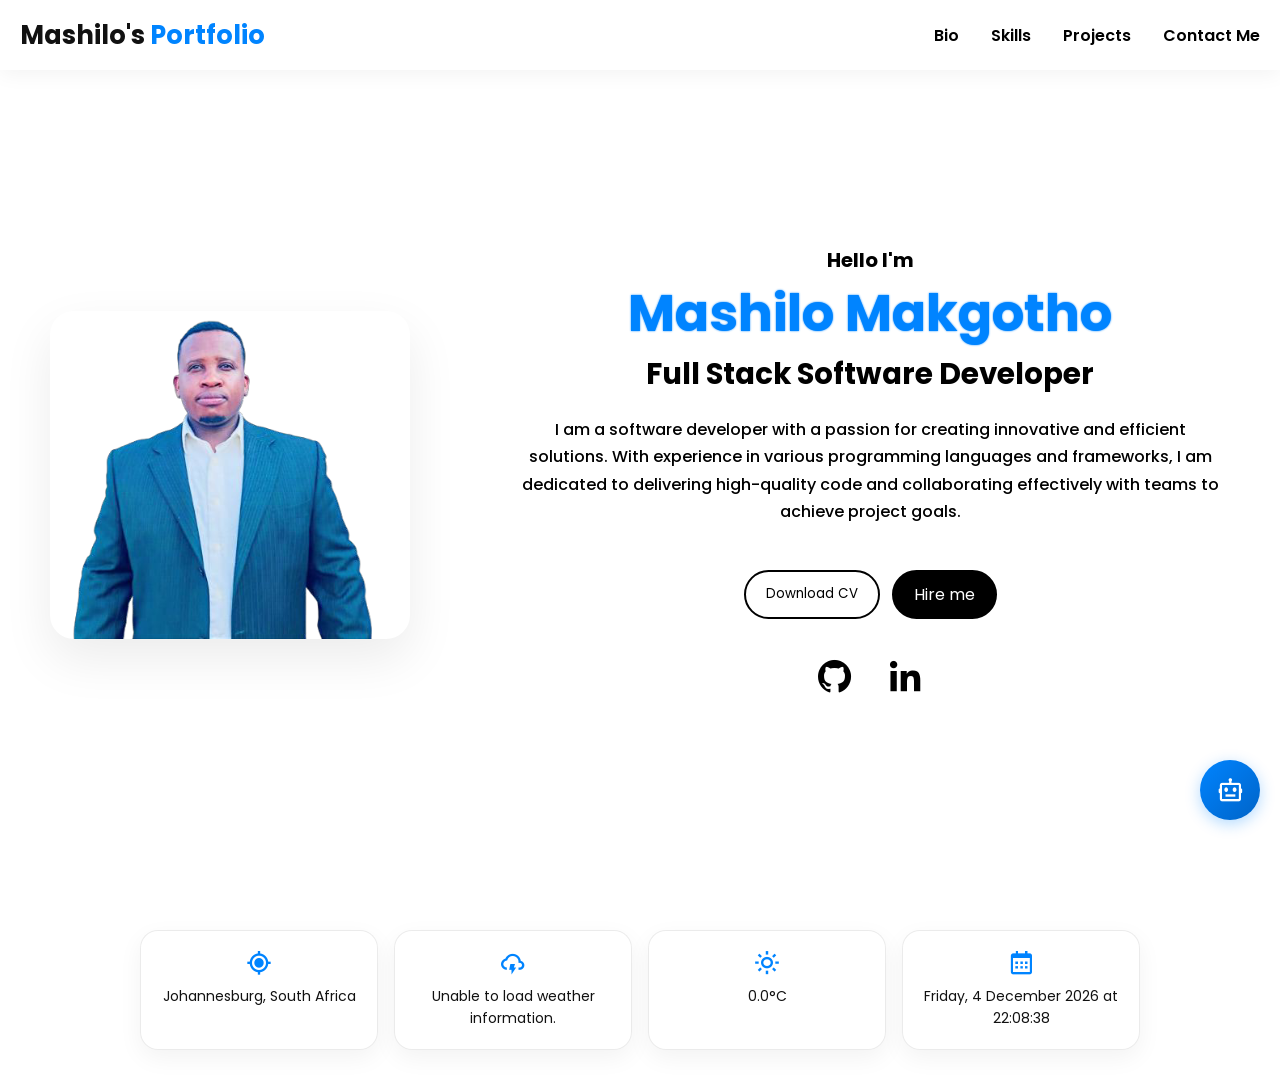
<file: index.html>
<!DOCTYPE html>
<html lang="en">
<head>
    <meta charset="UTF-8">
    <meta name="viewport" content="width=device-width, initial-scale=1.0">
    <title>Mashilo's Portfolio Website</title>
    <link rel="stylesheet" href="style.css">
    <link rel="stylesheet" href="https://unpkg.com/aos@next/dist/aos.css" />
    <!-- Boxicons CSS -->
    <link href='https://unpkg.com/boxicons@2.1.4/css/boxicons.min.css' rel='stylesheet'>
</head>
<body>
    <nav>
        <div class="logo">
            <h2 data-aos="zoom-in" data-aos-duration="1200">Mashilo's <span> Portfolio</span></h2>
        </div>
        <button class="menu-toggle" type="button" aria-label="Toggle navigation" aria-expanded="false">
            <i class="bx bx-menu"></i>
        </button>
        <div class="link">
            <ul>
                <li data-aos="fade-up" data-aos-duration="1200" data-aos-delay="200"><a href="index.html#bio">Bio</a></li>
                <!--<li data-aos="fade-up" data-aos-duration="1200" data-aos-delay="400"><a href="about.html">About Me</a></li>-->
                <li data-aos="fade-up" data-aos-duration="1200" data-aos-delay="600"><a href="skills.html">Skills</a></li>
                <li data-aos="fade-up" data-aos-duration="1200" data-aos-delay="800"><a href="projects.html">Projects</a></li>
                <li data-aos="fade-up" data-aos-duration="1200" data-aos-delay="1000"><a href="contact.html">Contact Me</a></li>
            </ul>
        </div>
    </nav>
    <section class="bio" id="bio">
        <div class="img-term" data-aos="zoom-out-right" data-aos-duration="2500"><img class="men" src="./images/Mashilo1.PNG" alt="image"></div>
        <div class="main-detail">
            <p data-aos="fade-left" data-aos-duration="1200" data-aos-delay="1200">Hello I'm</p>
            <h1 data-aos="fade-right" data-aos-duration="1200" data-aos-delay="1400">Mashilo Makgotho</h1>
            <h4 data-aos="fade-in" data-aos-duration="1200" data-aos-delay="1600">Full Stack Software Developer</h4>
            <h5 data-aos="fade-in" data-aos-duration="1200" data-aos-delay="1700">I am a software developer with a passion for creating
                 innovative and efficient solutions. With experience in various programming languages and frameworks, I am dedicated to 
                 delivering high-quality code and collaborating effectively with teams to achieve project goals.</h5> 
            <br>
            <div class="btn">
                <button id="downloadCv" class="btn-1" data-aos="zoom-in-right" data-aos-duration="1200" data-aos-delay="1800">Download CV</button>
                <a class="btn-2" href="https://wa.me/27723578441" target="_blank" rel="noopener noreferrer" data-aos="zoom-in-left" data-aos-duration="1200" data-aos-delay="1800">Hire me</a>
            </div>

            <div class="social">
                <a href="https://github.com/MashiloMJ" target="_blank">
                    <i class="bx bxl-github" data-aos="zoom-in" data-aos-duration="1200" data-aos-delay="2000"></i>
                </a>
                <!--<i class="bx bxl-instagram" data-aos="zoom-in" data-aos-duration="1200" data-aos-delay="2100"><a href="https://www.instagram.com/mashilo_makgotho" target="_blank"></a></i>
                <i class="bx bxl-facebook" data-aos="zoom-in" data-aos-duration="1200" data-aos-delay="2200"><a href="https://www.facebook.com/mashilo.makgotho" target="_blank"></a></i>-->
                <a href="https://www.linkedin.com/in/mashilo-makgotho-141554a0/" target="_blank">
                    <i class="bx bxl-linkedin" data-aos="zoom-in" data-aos-duration="1200" data-aos-delay="2300"></i>
                </a>
            </div>
        </div>
    </section>

    <footer class="site-footer">
        <div class="weather-blocks">
            <div class="weather-block" >
                <i class="bx bx-current-location"></i>
                <p id="weatherLocation">Detecting your location...</p>
            </div>
            <div class="weather-block" >
                <i class="bx bx-cloud-lightning"></i>
                <p id="weatherDescription"></p>
            </div>
            <div class="weather-block" >
                <i class="bx bx-sun"></i>
                <p id="weatherTemp"></p>
            </div>
            <div class="weather-block" >
                <i class="bx bx-calendar"></i>
                <p id="weatherDate"></p>
            </div>
        </div>
    </footer>
    <script src="https://unpkg.com/aos@next/dist/aos.js"></script>
    <script>
      AOS.init({offset:0});
    </script>

    <script>
        document.addEventListener('DOMContentLoaded', () => {
            // Scroll buttons functionality
            const scrollButtons = document.getElementById('scroll-buttons');
            const scrollUp = document.getElementById('scroll-up');
            const scrollDown = document.getElementById('scroll-down');

            if (!scrollButtons || !scrollUp || !scrollDown) return;

            function toggleScrollButtons() {
                const scrollTop = window.pageYOffset || document.documentElement.scrollTop;
                const windowHeight = window.innerHeight;
                const documentHeight = document.documentElement.scrollHeight;

                if (scrollTop > 100) {
                    scrollButtons.classList.add('show');
                } else {
                    scrollButtons.classList.remove('show');
                }

                // Hide down button if at bottom
                if (scrollTop + windowHeight >= documentHeight - 100) {
                    scrollDown.style.opacity = '0.5';
                    scrollDown.style.pointerEvents = 'none';
                } else {
                    scrollDown.style.opacity = '1';
                    scrollDown.style.pointerEvents = 'auto';
                }

                // Hide up button if at top
                if (scrollTop < 100) {
                    scrollUp.style.opacity = '0.5';
                    scrollUp.style.pointerEvents = 'none';
                } else {
                    scrollUp.style.opacity = '1';
                    scrollUp.style.pointerEvents = 'auto';
                }
            }

            scrollUp.addEventListener('click', () => {
                window.scrollTo({ top: 0, behavior: 'smooth' });
            });

            scrollDown.addEventListener('click', () => {
                window.scrollTo({ top: document.body.scrollHeight, behavior: 'smooth' });
            });

            window.addEventListener('scroll', toggleScrollButtons);
            window.addEventListener('load', toggleScrollButtons);
        });
    </script>
    <div id="scroll-buttons">
        <button id="scroll-up"><i class="bx bx-chevron-up"></i></button>
        <button id="scroll-down"><i class="bx bx-chevron-down"></i></button>
    </div>
<!--Chat Bot trigger-->
    <div id="bot-trigger-small">
        <i class="bx bx-bot"></i>
    </div>

        <div class="chat-window" id="chat-window">
            <div class="chat-header">
                <span>AI Assistant</span>
                <button id="close-chat">×</button>
            </div>
            <div id="chat-messages"></div>
            <div class="chat-input-area">
                <input type="text" id="chat-input" placeholder="Type your message...">
                <button id="chat-send">Send</button>
            </div>
        </div>

    <script src="script.js"></script>
    <script src="bot.js"></script>
</body>
</html>
</file>
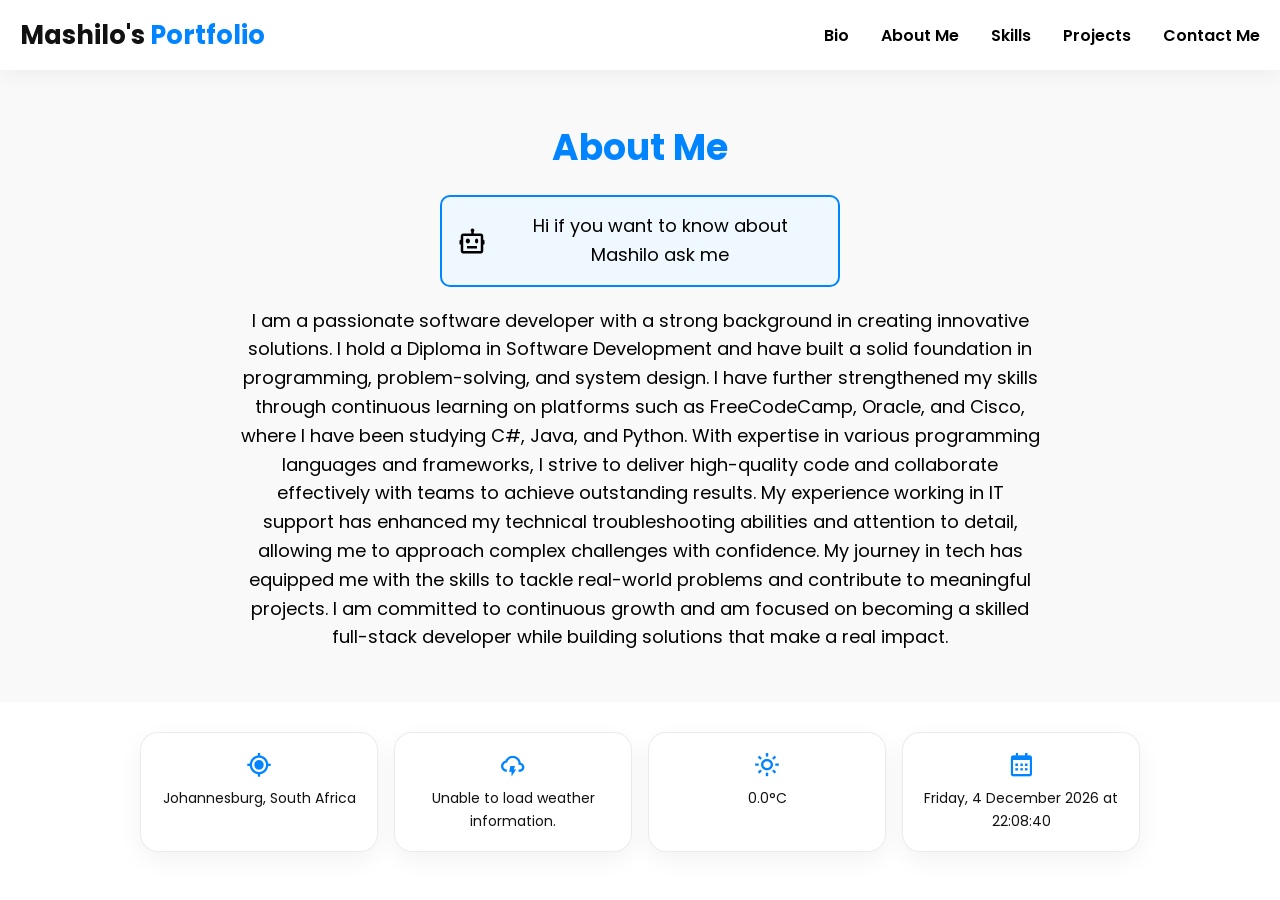
<file: about.html>
<!DOCTYPE html>
<html lang="en">
<head>
    <meta charset="UTF-8">
    <meta name="viewport" content="width=device-width, initial-scale=1.0">
    <title>About Me</title>
    <link rel="stylesheet" href="style.css">
    <link rel="stylesheet" href="https://unpkg.com/aos@next/dist/aos.css" />
    <!-- Boxicons CSS -->
    <link href='https://unpkg.com/boxicons@2.1.4/css/boxicons.min.css' rel='stylesheet'>
</head>
<body>
    <nav>
        <div class="logo">
            <h2 data-aos="zoom-in" data-aos-duration="1200">Mashilo's <span>Portfolio</span></h2>
        </div>
        <button class="menu-toggle" type="button" aria-label="Toggle navigation" aria-expanded="false">
            <i class="bx bx-menu"></i>
        </button>
        <div class="link">
            <ul>
                <li data-aos="fade-up" data-aos-duration="1200" data-aos-delay="200"><a href="index.html#bio">Bio</a></li>
                <li data-aos="fade-up" data-aos-duration="1200" data-aos-delay="400"><a href="about.html">About Me</a></li>
                <li data-aos="fade-up" data-aos-duration="1200" data-aos-delay="600"><a href="skills.html">Skills</a></li>
                <li data-aos="fade-up" data-aos-duration="1200" data-aos-delay="800"><a href="projects.html">Projects</a></li>
                <li data-aos="fade-up" data-aos-duration="1200" data-aos-delay="1000"><a href="contact.html">Contact Me</a></li>
            </ul>
        </div>
    </nav>
     <section class="about">
        <h2>About Me</h2>
        <div class="bot-trigger" id="bot-trigger">
            <i class="bx bx-bot"></i>
            <p>Hi if you want to know about Mashilo ask me</p>
        </div>
        <div class="chat-window" id="chat-window">
            <div class="chat-header">
                <span>AI Assistant</span>
                <button id="close-chat">×</button>
            </div>
            <div id="chat-messages"></div>
            <div class="chat-input-area">
                <input type="text" id="chat-input" placeholder="Type your message...">
                <button id="chat-send">Send</button>
            </div>
        </div>
        <p>I am a passionate software developer with a strong background in creating innovative solutions. I hold a Diploma in Software Development and have built a solid foundation in programming, problem-solving, and system design. I have further strengthened my skills through continuous learning on platforms such as FreeCodeCamp, Oracle, and Cisco, where I have been studying C#, Java, and Python.

With expertise in various programming languages and frameworks, I strive to deliver high-quality code and collaborate effectively with teams to achieve outstanding results. My experience working in IT support has enhanced my technical troubleshooting abilities and attention to detail, allowing me to approach complex challenges with confidence.

My journey in tech has equipped me with the skills to tackle real-world problems and contribute to meaningful projects. I am committed to continuous growth and am focused on becoming a skilled full-stack developer while building solutions that make a real impact.</p>
    </section>
    <footer class="site-footer">
        <div class="weather-blocks">
            <div class="weather-block" >
                <i class="bx bx-current-location"></i>
                <p id="weatherLocation">Detecting your location...</p>
            </div>
            <div class="weather-block" >
                <i class="bx bx-cloud-lightning"></i>
                <p id="weatherDescription"></p>
            </div>
            <div class="weather-block" >
                <i class="bx bx-sun"></i>
                <p id="weatherTemp"></p>
            </div>
            <div class="weather-block" >
                <i class="bx bx-calendar"></i>
                <p id="weatherDate"></p>
            </div>
        </div>
    </footer>
    <script src="https://unpkg.com/aos@next/dist/aos.js"></script>
    <script>
      AOS.init({offset:0});
    </script>
    <script src="script.js"></script>
    <script src="bot.js"></script>
    <script>
        // Scroll buttons functionality
        const scrollButtons = document.getElementById('scroll-buttons');
        const scrollUp = document.getElementById('scroll-up');
        const scrollDown = document.getElementById('scroll-down');

        function toggleScrollButtons() {
            const scrollTop = window.pageYOffset || document.documentElement.scrollTop;
            const windowHeight = window.innerHeight;
            const documentHeight = document.documentElement.scrollHeight;

            if (scrollTop > 100) {
                scrollButtons.classList.add('show');
            } else {
                scrollButtons.classList.remove('show');
            }

            // Hide down button if at bottom
            if (scrollTop + windowHeight >= documentHeight - 100) {
                scrollDown.style.opacity = '0.5';
                scrollDown.style.pointerEvents = 'none';
            } else {
                scrollDown.style.opacity = '1';
                scrollDown.style.pointerEvents = 'auto';
            }

            // Hide up button if at top
            if (scrollTop < 100) {
                scrollUp.style.opacity = '0.5';
                scrollUp.style.pointerEvents = 'none';
            } else {
                scrollUp.style.opacity = '1';
                scrollUp.style.pointerEvents = 'auto';
            }
        }

        scrollUp.addEventListener('click', () => {
            window.scrollTo({ top: 0, behavior: 'smooth' });
        });

        scrollDown.addEventListener('click', () => {
            window.scrollTo({ top: document.body.scrollHeight, behavior: 'smooth' });
        });

        window.addEventListener('scroll', toggleScrollButtons);
        window.addEventListener('load', toggleScrollButtons);
    </script>
    <div id="scroll-buttons">
        <button id="scroll-up"><i class="bx bx-chevron-up"></i></button>
        <button id="scroll-down"><i class="bx bx-chevron-down"></i></button>
    </div>
</body>
</html>
</file>
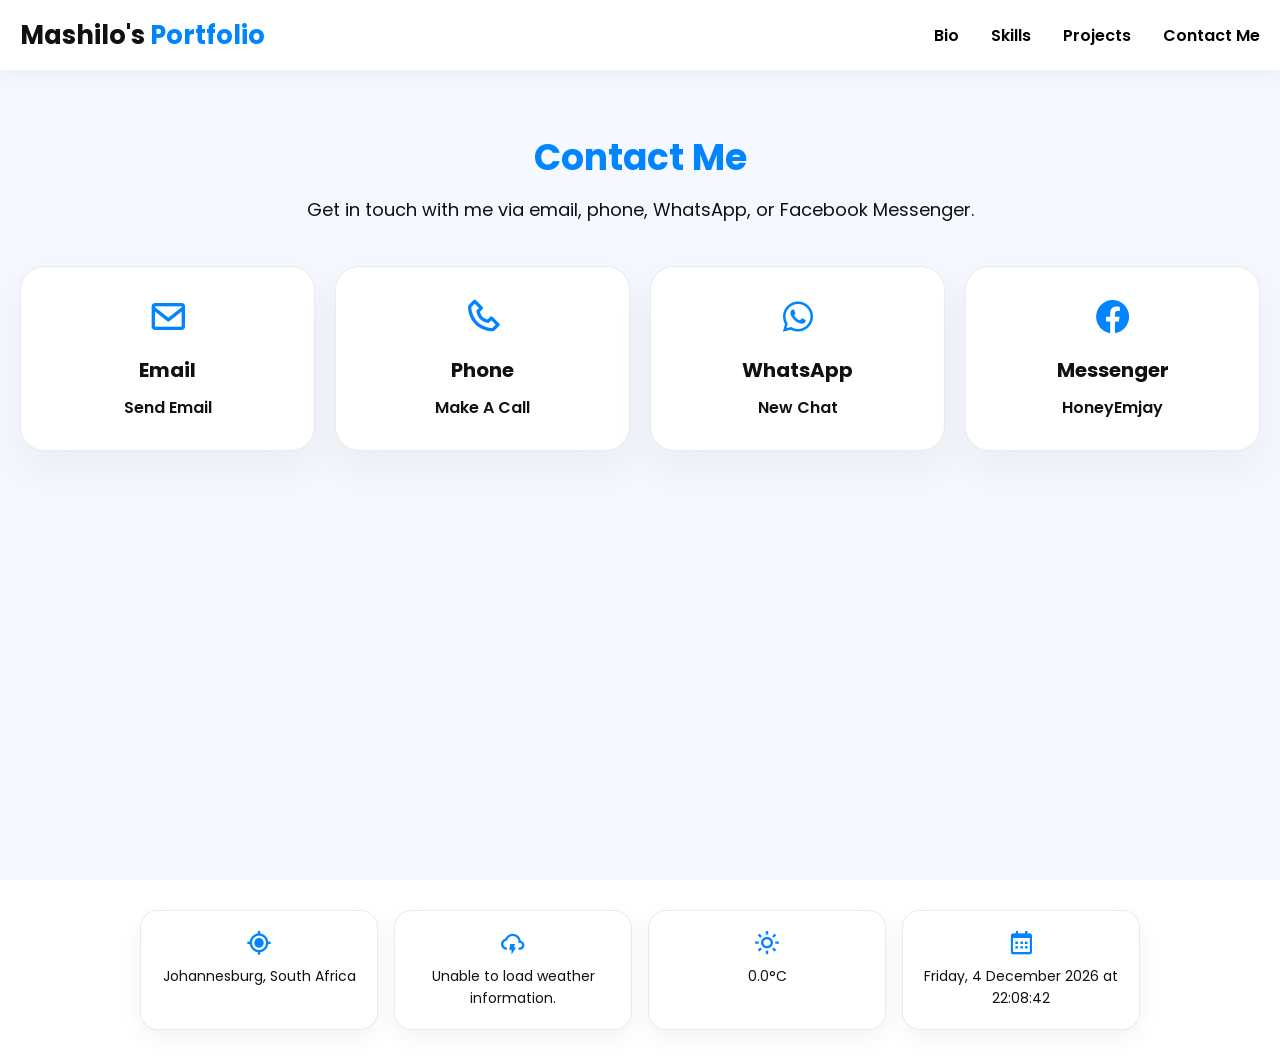
<file: contact.html>
<!DOCTYPE html>
<html lang="en">
<head>
    <meta charset="UTF-8">
    <meta name="viewport" content="width=device-width, initial-scale=1.0">
    <title>Contact Me</title>
    <link rel="stylesheet" href="style.css">
    <link rel="stylesheet" href="https://unpkg.com/aos@next/dist/aos.css" />
    <link href='https://unpkg.com/boxicons@2.1.4/css/boxicons.min.css' rel='stylesheet'>
</head>
<body>
    <nav>
        <div class="logo">
            <h2 data-aos="zoom-in" data-aos-duration="1200">Mashilo's <span>Portfolio</span></h2>
        </div>
        <button class="menu-toggle" type="button" aria-label="Toggle navigation" aria-expanded="false">
            <i class="bx bx-menu"></i>
        </button>
        <div class="link">
            <ul>
                <li data-aos="fade-up" data-aos-duration="1200" data-aos-delay="200"><a href="index.html#bio">Bio</a></li>
                <!-- <li data-aos="fade-up" data-aos-duration="1200" data-aos-delay="400"><a href="about.html">About Me</a></li> -->
                <li data-aos="fade-up" data-aos-duration="1200" data-aos-delay="600"><a href="skills.html">Skills</a></li>
                <li data-aos="fade-up" data-aos-duration="1200" data-aos-delay="800"><a href="projects.html">Projects</a></li>
                <li data-aos="fade-up" data-aos-duration="1200" data-aos-delay="1000"><a href="contact.html">Contact Me</a></li>
            </ul>
        </div>
    </nav>

    <section class="contact">
        <div class="contact-header" data-aos="fade-up" data-aos-duration="1200">
            <h2>Contact Me</h2>
            <p>Get in touch with me via email, phone, WhatsApp, or Facebook Messenger.</p>
        </div>

        <div class="contact-grid">
            <div class="contact-card" data-aos="zoom-in" data-aos-duration="1200" data-aos-delay="200">
                <i class="bx bx-envelope"></i>
                <h3>Email</h3>
                <p><a href="mailto:mashilohoneymakgotho@gmail.com">Send Email</a></p>
            </div>
            <div class="contact-card" data-aos="zoom-in" data-aos-duration="1200" data-aos-delay="300">
                <i class="bx bx-phone"></i>
                <h3>Phone</h3>
                <p><a href="tel:+27723578441">Make A Call</a></p>
            </div>
            <div class="contact-card" data-aos="zoom-in" data-aos-duration="1200" data-aos-delay="400">
                <i class="bx bxl-whatsapp"></i>
                <h3>WhatsApp</h3>
                <p><a href="https://wa.me/27723578441" target="_blank">New Chat</a></p>
            </div>
            <div class="contact-card" data-aos="zoom-in" data-aos-duration="1200" data-aos-delay="500">
                <i class="bx bxl-facebook-circle"></i>
                <h3>Messenger</h3>
                <p><a href="https://www.m.me/HoneyEmjay" target="_blank">HoneyEmjay</a></p>
            </div>
        </div>

       <!-- <div class="qr-grid">
            <div class="qr-card" data-aos="fade-up" data-aos-duration="1200" data-aos-delay="600">
                <div class="qr-code">
                    <svg viewBox="0 0 120 120" xmlns="http://www.w3.org/2000/svg" role="img" aria-label="WhatsApp QR code placeholder">
                        <rect width="120" height="120" fill="#111"/>
                        <rect x="10" y="10" width="30" height="30" fill="#fff"/>
                        <rect x="70" y="10" width="30" height="30" fill="#fff"/>
                        <rect x="10" y="70" width="30" height="30" fill="#fff"/>
                        <rect x="50" y="50" width="18" height="18" fill="#fff"/>
                        <rect x="80" y="80" width="10" height="10" fill="#fff"/>
                        <rect x="35" y="35" width="12" height="12" fill="#fff"/>
                        <rect x="60" y="20" width="8" height="8" fill="#fff"/>
                        <rect x="20" y="60" width="8" height="8" fill="#fff"/>
                    </svg>
                </div>
                <h4>WhatsApp QR</h4>
                <p>Scan to open the WhatsApp chat.</p>
            </div>
            <div class="qr-card" data-aos="fade-up" data-aos-duration="1200" data-aos-delay="700">
                <div class="qr-code">
                    <svg viewBox="0 0 120 120" xmlns="http://www.w3.org/2000/svg" role="img" aria-label="Messenger QR code placeholder">
                        <rect width="120" height="120" fill="#111"/>
                        <rect x="10" y="10" width="30" height="30" fill="#fff"/>
                        <rect x="70" y="10" width="30" height="30" fill="#fff"/>
                        <rect x="10" y="70" width="30" height="30" fill="#fff"/>
                        <rect x="50" y="50" width="18" height="18" fill="#fff"/>
                        <rect x="85" y="50" width="10" height="10" fill="#fff"/>
                        <rect x="55" y="75" width="10" height="10" fill="#fff"/>
                        <rect x="25" y="55" width="8" height="8" fill="#fff"/>
                        <rect x="65" y="20" width="8" height="8" fill="#fff"/>
                    </svg>
                </div>
                <h4>Messenger QR</h4>
                <p>Scan to open the Messenger conversation.</p>
            </div>
        </div> -->
    </section>
    <footer class="site-footer">
        <div class="weather-blocks">
            <div class="weather-block" >
                <i class="bx bx-current-location"></i>
                <p id="weatherLocation">Detecting your location...</p>
            </div>
            <div class="weather-block" >
                <i class="bx bx-cloud-lightning"></i>
                <p id="weatherDescription"></p>
            </div>
            <div class="weather-block" >
                <i class="bx bx-sun"></i>
                <p id="weatherTemp"></p>
            </div>
            <div class="weather-block" >
                <i class="bx bx-calendar"></i>
                <p id="weatherDate"></p>
            </div>
        </div>
    </footer>
    <script src="https://unpkg.com/aos@next/dist/aos.js"></script>
    <script>
      AOS.init({offset:0});
    </script>
    <script src="script.js"></script>
    <div id="scroll-buttons">
        <button id="scroll-up"><i class="bx bx-chevron-up"></i></button>
        <button id="scroll-down"><i class="bx bx-chevron-down"></i></button>
    </div>
</body>
</html>
</file>
<file: style.css>
@import url('https://fonts.googleapis.com/css2?family=Poppins:wght@200;300;500;600;700;900&display=swap');

*{
    margin: 0;
    padding: 0;
    font-family: 'Poppins', sans-serif;
    box-sizing: border-box;
}

html {
    scroll-behavior: smooth;
}

body{
    width: 100%;
    min-height: 100vh;
    overflow-x: hidden;
    background-color: #fff;
    color: #111;
}

img {
    display: block;
    max-width: 100%;
    height: auto;
}

a {
    color: inherit;
}

/* Custom Scrollbar for the entire page */
::-webkit-scrollbar {
    width: 12px;
}

::-webkit-scrollbar-track {
    background: rgba(0, 132, 255, 0.1);
    border-radius: 10px;
}

::-webkit-scrollbar-thumb {
    background: linear-gradient(135deg, rgb(0, 132, 255), rgb(0, 100, 200));
    border-radius: 10px;
    border: 3px solid rgba(255, 255, 255, 0.3);
}

::-webkit-scrollbar-thumb:hover {
    background: linear-gradient(135deg, rgb(0, 100, 200), rgb(0, 80, 180));
}

nav{
    width: 100%;
    min-height: 70px;
    padding: 0 20px;
    display: flex;
    justify-content: space-between;
    align-items: center;
    gap: 1rem;
    background-color: rgba(255, 255, 255, 0.96);
    position: sticky;
    top: 0;
    z-index: 1000;
    box-shadow: 0 4px 20px rgba(0, 0, 0, 0.05);
}

nav .logo h2 {
    font-size: clamp(1.15rem, 2.2vw, 1.6rem);
}

nav .logo h2 span{
    color: rgb(0, 132, 255);
}

nav .menu-toggle {
    display: none;
    align-items: center;
    justify-content: center;
    width: 44px;
    height: 44px;
    border: none;
    border-radius: 50%;
    background-color: rgb(0, 132, 255);
    color: white;
    cursor: pointer;
    font-size: 24px;
}

nav .link ul{
    display: flex;
    align-items: center;
    justify-content: center;
    gap: 2rem;
    list-style: none;
}

nav .link ul li a{
    position: relative;
    text-decoration: none;
    color: black;
    font-weight: 600;
}

nav .link ul li a::before{
    content: "";
    position: absolute;
    left: 0;
    bottom: -4px;
    height: 3.5px;
    border-radius: 20px;
    background-color: rgb(0, 132, 255);
    width: 100%;
    scale: 0;
    transition: 0.2s ease-in-out;
}

nav .link ul li a:hover::before{
    scale: 1;
}

.bio{
    width: 100%;
    min-height: calc(100vh - 70px);
    padding: 40px 20px 60px;
    display: grid;
    grid-template-columns: minmax(280px, 420px) minmax(0, 1fr);
    align-items: center;
    justify-content: center;
    gap: 2.5rem;
}

.bio .img-term {
    display: flex;
    justify-content: center;
    align-items: center;
}

.bio .men{
    width: min(100%, 360px);
    transition: transform 0.6s ease;
    border-radius: 24px;
    box-shadow: 0 20px 50px rgba(0, 0, 0, 0.08);
}

.bio .men:hover{
    transform: scale(1.04);
}

.bio .main-detail{
    text-align: center;
    color: black;
    width: min(100%, 700px);
    margin: 0 auto;
}

.bio .main-detail p{
    font-size: 20px;
    font-weight: 700;
}

.bio .main-detail h1{
    font-size: clamp(2.1rem, 4vw, 4.3rem);
    color: rgb(0, 132, 255);
    text-shadow: 0 0 2px rgb(0, 132, 255);
}

.bio .main-detail h4{
    font-size: clamp(1.2rem, 2.3vw, 1.9rem);
    margin-bottom: 20px;
}

.bio .main-detail h5{
    font-size: 1rem;
    font-weight: 500;
    max-width: 700px;
    margin: 0 auto 20px;
    line-height: 1.7;
}

.bio .btn {
    display: flex;
    flex-wrap: wrap;
    justify-content: center;
    gap: 12px;
    margin-bottom: 30px;
}

.bio .btn button,
.bio .btn a {
    padding: 10px 20px;
    border-radius: 30px;
    border: 2px solid black;
    outline: none;
    cursor: pointer;
    transition: 0.3s linear;
    text-align: center;
}

.bio .btn .btn-1{
    background-color: white;
    color: black;
}

.bio .btn .btn-2{
    background-color: black;
    color: white;
}

.bio .btn .btn-1:hover{
    background-color: black;
    color: white;
    box-shadow: 0 0 5px 2px black;
}

.bio .btn .btn-2:hover{
    background-color: white;
    color: black;
    box-shadow: 0 0 5px 2px black;
}

.bio .btn a {
    text-decoration: none;
    display: inline-block;
}

.social {
    display: flex;
    justify-content: center;
    flex-wrap: wrap;
    gap: 14px;
}

.social i{
    color: black;
    font-size: 40px;
    border-radius: 50%;
    cursor: pointer;
    transition: 0.3s linear;
    padding: 8px;
}

.social i:hover{
    color: white;
    background-color: black;
    box-shadow: 0 0 10px 5px rgb(0, 132, 255);
}

.about {
    width: 100%;
    padding: 50px 20px;
    text-align: center;
    background-color: #f9f9f9;
    color: black;
}

.about h2 {
    font-size: 36px;
    margin-bottom: 20px;
    color: rgb(0, 132, 255);
}

.about p {
    font-size: 18px;
    line-height: 1.6;
    max-width: 800px;
    margin: 0 auto;
}

.site-footer {
    width: 100%;
    padding: 30px 20px;
    color: #111;
    text-align: center;
}

.weather-blocks {
    display: grid;
    grid-template-columns: repeat(auto-fit, minmax(180px, 1fr));
    gap: 16px;
    max-width: 1000px;
    margin: 0 auto;
}

.weather-block {
    display: flex;
    flex-direction: column;
    align-items: center;
    gap: 8px;
    padding: 18px;
    border: 1px solid rgba(0, 0, 0, 0.08);
    border-radius: 18px;
    background-color: rgba(255, 255, 255, 0.92);
    box-shadow: 0 8px 24px rgba(0, 0, 0, 0.05);
    min-height: 120px;
}

.weather-block i {
    font-size: 28px;
    color: rgb(0, 132, 255);
}

.weather-block p {
    font-size: 14px;
    line-height: 1.6;
    margin: 0;
    color: #111;
    text-align: center;
    max-width: 220px;
}

.skills {
    width: 100%;
    padding: 50px 20px;
    background-color: #fff;
    color: black;
    text-align: center;
}

.skills h2 {
    font-size: 36px;
    margin-bottom: 40px;
    color: rgb(0, 132, 255);
}

.skill-category {
    margin-bottom: 40px;
}

.skill-category h3 {
    font-size: 24px;
    margin-bottom: 20px;
    color: rgb(0, 132, 255);
}

.skill-icons {
    display: flex;
    flex-wrap: wrap;
    justify-content: center;
    gap: 20px;
}

.skill-item {
    display: flex;
    flex-direction: column;
    align-items: center;
    text-align: center;
}

.skill-item i {
    font-size: 50px;
    color: black;
    cursor: pointer;
    transition: 0.3s linear;
    border-radius: 50%;
    padding: 10px;
}

.skill-item i:hover {
    color: white;
    background-color: rgb(0, 132, 255);
    box-shadow: 0 0 10px 5px rgba(0, 132, 255, 0.5);
}

.skill-item p {
    margin-top: 8px;
    font-size: 14px;
    font-weight: 500;
    color: #333;
}

/* Chatbot Styles */
.bot-trigger {
    display: flex;
    align-items: center;
    justify-content: center;
    gap: 10px;
    padding: 15px;
    background-color: #f0f8ff;
    border: 2px solid rgb(0, 132, 255);
    border-radius: 10px;
    cursor: pointer;
    transition: 0.3s;
    margin: 20px auto;
    max-width: 400px;
}

.bot-trigger:hover {
    background-color: rgb(0, 132, 255);
    color: white;
}

.bot-trigger i {
    font-size: 30px;
}

.chat-window {
    position: fixed;
    right: -320px; /* Start off-screen */
    top: 0;
    width: 300px;
    height: 100%;
    background: linear-gradient(135deg, rgba(255, 255, 255, 0.95), rgba(240, 248, 255, 0.95));
    backdrop-filter: blur(10px);
    border-left: 2px solid rgb(0, 132, 255);
    border-radius: 15px 0 0 15px;
    box-shadow: -5px 0 20px rgba(0, 132, 255, 0.3);
    display: flex;
    flex-direction: column;
    z-index: 1000;
    transition: right 0.5s ease-in-out, transform 0.3s ease;
    transform: scale(0.95);
}

.chat-window.show {
    right: 0;
    transform: scale(1);
}

.chat-header {
    display: flex;
    justify-content: space-between;
    align-items: center;
    padding: 15px;
    background: linear-gradient(90deg, rgb(0, 132, 255), rgb(0, 100, 200));
    color: white;
    border-radius: 15px 0 0 0;
    box-shadow: 0 2px 10px rgba(0, 0, 0, 0.1);
}

#close-chat {
    background: rgba(255, 255, 255, 0.2);
    border: none;
    color: white;
    font-size: 20px;
    cursor: pointer;
    border-radius: 50%;
    width: 30px;
    height: 30px;
    display: flex;
    align-items: center;
    justify-content: center;
    transition: background 0.3s ease, transform 0.2s ease;
}

#close-chat:hover {
    background: rgba(255, 255, 255, 0.4);
    transform: scale(1.1);
}

#chat-messages {
    flex: 1;
    overflow-y: auto;
    padding: 15px;
    background: rgba(255, 255, 255, 0.8);
    border-bottom: 1px solid rgba(0, 132, 255, 0.2);
}

/* Custom Scrollbar for Chat Messages */
#chat-messages::-webkit-scrollbar {
    width: 8px;
}

#chat-messages::-webkit-scrollbar-track {
    background: rgba(0, 132, 255, 0.1);
    border-radius: 10px;
}

#chat-messages::-webkit-scrollbar-thumb {
    background: linear-gradient(135deg, rgb(0, 132, 255), rgb(0, 100, 200));
    border-radius: 10px;
    border: 2px solid rgba(255, 255, 255, 0.3);
}

#chat-messages::-webkit-scrollbar-thumb:hover {
    background: linear-gradient(135deg, rgb(0, 100, 200), rgb(0, 80, 180));
}

.chat-input-area {
    display: flex;
    padding: 15px;
    background: rgba(255, 255, 255, 0.9);
    border-radius: 0 0 15px 0;
}

.message {
    margin-bottom: 12px;
    padding: 10px 12px;
    border-radius: 15px;
    font-size: 14px;
    line-height: 1.4;
    animation: fadeIn 0.3s ease-in;
}

.message.user {
    text-align: right;
    background: linear-gradient(135deg, rgb(0, 132, 255), rgb(0, 100, 200));
    color: white;
    align-self: flex-end;
    margin-left: 50px;
}

.message.bot {
    text-align: left;
    background: linear-gradient(135deg, #f1f8e9, #e8f5e8);
    color: #333;
    align-self: flex-start;
    margin-right: 50px;
    border: 1px solid rgba(0, 132, 255, 0.1);
}

#chat-input {
    flex: 1;
    padding: 12px 15px;
    border: 2px solid rgba(0, 132, 255, 0.3);
    border-radius: 25px;
    outline: none;
    font-size: 14px;
    transition: border-color 0.3s ease, box-shadow 0.3s ease;
}

#chat-input:focus {
    border-color: rgb(0, 132, 255);
    box-shadow: 0 0 8px rgba(0, 132, 255, 0.3);
}

#chat-send {
    margin-left: 10px;
    padding: 12px 20px;
    background: linear-gradient(135deg, rgb(0, 132, 255), rgb(0, 100, 200));
    color: white;
    border: none;
    border-radius: 25px;
    cursor: pointer;
    font-weight: 600;
    transition: transform 0.2s ease, box-shadow 0.3s ease;
}

#chat-send:hover {
    transform: translateY(-2px);
    box-shadow: 0 4px 15px rgba(0, 132, 255, 0.4);
}

@keyframes fadeIn {
    from {
        opacity: 0;
        transform: translateY(10px);
    }
    to {
        opacity: 1;
        transform: translateY(0);
    }
}

/* Scroll Buttons */
#scroll-buttons {
    position: fixed;
    bottom: 20px;
    right: 20px;
    display: flex;
    flex-direction: column;
    gap: 10px;
    z-index: 999;
    opacity: 0;
    visibility: hidden;
    transition: opacity 0.3s ease, visibility 0.3s ease;
}

#scroll-buttons.show {
    opacity: 1;
    visibility: visible;
}

#scroll-up, #scroll-down {
    width: 50px;
    height: 50px;
    border: none;
    border-radius: 50%;
    background: linear-gradient(135deg, rgb(0, 132, 255), rgb(0, 100, 200));
    color: white;
    cursor: pointer;
    display: flex;
    align-items: center;
    justify-content: center;
    font-size: 24px;
    box-shadow: 0 4px 15px rgba(0, 132, 255, 0.3);
    transition: transform 0.2s ease, box-shadow 0.3s ease;
}

#scroll-up:hover, #scroll-down:hover {
    transform: scale(1.1);
    box-shadow: 0 6px 20px rgba(0, 132, 255, 0.4);
}

#scroll-up:active, #scroll-down:active {
    transform: scale(0.95);
}

/* Small Bot Trigger */
#bot-trigger-small {
    position: fixed;
    bottom: 80px;
    right: 20px;
    width: 60px;
    height: 60px;
    border-radius: 50%;
    background: linear-gradient(135deg, rgb(0, 132, 255), rgb(0, 100, 200));
    color: white;
    display: flex;
    align-items: center;
    justify-content: center;
    font-size: 28px;
    cursor: pointer;
    box-shadow: 0 4px 15px rgba(0, 132, 255, 0.3);
    transition: transform 0.2s ease, box-shadow 0.3s ease;
    z-index: 1000;
    animation: pulse 2s infinite;
}

#bot-trigger-small:hover {
    transform: scale(1.1);
    box-shadow: 0 6px 20px rgba(0, 132, 255, 0.4);
}

@keyframes pulse {
    0% {
        box-shadow: 0 4px 15px rgba(0, 132, 255, 0.3);
    }
    50% {
        box-shadow: 0 4px 20px rgba(0, 132, 255, 0.5);
    }
    100% {
        box-shadow: 0 4px 15px rgba(0, 132, 255, 0.3);
    }
}

.contact {
    width: 100%;
    min-height: calc(100vh - 10vh);
    padding: 60px 20px;
    background-color: #f6f8ff;
    color: #111;
}

.contact-header {
    max-width: 900px;
    margin: 0 auto;
    text-align: center;
}

.contact-header h2 {
    font-size: 36px;
    color: rgb(0, 132, 255);
    margin-bottom: 10px;
}

.contact-header p {
    font-size: 18px;
    max-width: 700px;
    margin: 0 auto;
    line-height: 1.7;
}

.contact-grid {
    display: grid;
    grid-template-columns: repeat(auto-fit, minmax(220px, 1fr));
    gap: 20px;
    margin-top: 40px;
}

.contact-card {
    background-color: white;
    border: 1px solid rgba(0, 0, 0, 0.08);
    border-radius: 24px;
    padding: 30px 24px;
    text-align: center;
    box-shadow: 0 18px 45px rgba(0, 0, 0, 0.05);
}

.contact-card i {
    font-size: 40px;
    color: rgb(0, 132, 255);
    margin-bottom: 18px;
}

.contact-card h3 {
    font-size: 20px;
    margin-bottom: 10px;
}

.contact-card p {
    font-size: 16px;
    line-height: 1.6;
}

.contact-card a {
    color: #111;
    text-decoration: none;
    font-weight: 600;
}

.contact-card a:hover {
    color: rgb(0, 132, 255);
}

.qr-grid {
    display: grid;
    grid-template-columns: repeat(auto-fit, minmax(240px, 1fr));
    gap: 24px;
    margin-top: 40px;
}

.qr-card {
    background-color: white;
    border-radius: 24px;
    padding: 30px 24px;
    text-align: center;
    border: 1px solid rgba(0, 0, 0, 0.08);
    box-shadow: 0 18px 45px rgba(0, 0, 0, 0.05);
}

.qr-code {
    width: 160px;
    height: 160px;
    margin: 0 auto 18px;
    border-radius: 24px;
    overflow: hidden;
    background-color: #111;
    display: flex;
    align-items: center;
    justify-content: center;
}

.qr-card h4 {
    font-size: 18px;
    margin-bottom: 8px;
    color: rgb(0, 132, 255);
}

.qr-card p {
    font-size: 15px;
    line-height: 1.6;
    color: #444;
}

@media (max-width: 900px) {
    .bio {
        grid-template-columns: 1fr;
        text-align: center;
        padding: 32px 20px 60px;
    }

    .bio .main-detail {
        max-width: 700px;
    }
}

@media (max-width: 768px) {
    nav {
        padding: 0 16px;
    }

    nav .menu-toggle {
        display: flex;
    }

    nav .link {
        display: none;
        position: absolute;
        top: 70px;
        left: 0;
        right: 0;
        background-color: rgba(255, 255, 255, 0.98);
        padding: 16px 0 20px;
        box-shadow: 0 10px 20px rgba(0, 0, 0, 0.06);
    }

    nav .link.active {
        display: flex;
        justify-content: center;
    }

    nav .link ul {
        flex-direction: column;
        gap: 1rem;
    }

    .bio .men {
        width: min(70%, 280px);
    }

    .bio .men:hover {
        transform: none;
    }

    .skill-icons {
        gap: 15px;
    }

    .skill-item i {
        font-size: 40px;
    }

    .skill-item p {
        font-size: 12px;
    }

    .weather-blocks {
        grid-template-columns: repeat(2, minmax(0, 1fr));
    }
}

@media (max-width: 480px) {
    body {
        font-size: 14px;
    }

    nav .logo h2 {
        font-size: 1rem;
    }

    .bio {
        padding: 24px 16px 48px;
        gap: 1.25rem;
    }

    .bio .main-detail h5 {
        font-size: 0.95rem;
    }

    .bio .btn {
        flex-direction: column;
        align-items: stretch;
    }

    .bio .btn button {
        width: 100%;
        margin: 0;
    }

    .weather-blocks {
        grid-template-columns: 1fr;
    }

    .chat-window {
        width: 100%;
        right: -100%;
        border-radius: 0;
    }

    .chat-window.show {
        right: 0;
    }

    .chat-input-area {
        flex-direction: column;
        gap: 10px;
    }

    #chat-input {
        width: 100%;
    }

    #chat-send {
        margin-left: 0;
        width: 100%;
    }
}

/* Projects Page Styles */
.projects {
    width: 100%;
    min-height: calc(100vh - 10vh);
    padding: 60px 20px;
    background-color: #f6f8ff;
    color: #111;
}

.projects-header {
    max-width: 900px;
    margin: 0 auto 60px;
    text-align: center;
}

.projects-header h2 {
    font-size: clamp(1.8rem, 3vw, 2.4rem);
    color: rgb(0, 132, 255);
    margin-bottom: 10px;
}

.projects-header p {
    font-size: 1rem;
    max-width: 700px;
    margin: 0 auto;
    line-height: 1.7;
}

.projects-grid {
    display: grid;
    grid-template-columns: repeat(auto-fit, minmax(min(100%, 300px), 1fr));
    gap: 32px;
    max-width: 1200px;
    margin: 0 auto;
}

.project-card {
    background-color: white;
    border-radius: 15px;
    overflow: hidden;
    box-shadow: 0 8px 24px rgba(0, 0, 0, 0.08);
    transition: transform 0.3s ease, box-shadow 0.3s ease;
}

.project-card:hover {
    transform: translateY(-10px);
    box-shadow: 0 12px 32px rgba(0, 132, 255, 0.15);
}

.project-slider {
    position: relative;
    width: 100%;
    aspect-ratio: 16 / 10;
    background-color: #f0f4ff;
    overflow: hidden;
}

.slide-container {
    display: flex;
    width: 100%;
    height: 100%;
    transition: transform 0.45s ease;
}

.slide {
    min-width: 100%;
    height: 100%;
    display: flex;
    align-items: center;
    justify-content: center;
    overflow: hidden;
}

.slide img {
    width: 100%;
    height: 100%;
    object-fit: contain;
    object-position: center;
    background-color: #fff;
    padding: 10px;
}

.slide-placeholder {
    width: 100%;
    height: 100%;
    background: linear-gradient(135deg, rgba(0, 132, 255, 0.1), rgba(0, 132, 255, 0.05));
    display: flex;
    align-items: center;
    justify-content: center;
    font-size: 60px;
    color: rgb(0, 132, 255);
    padding: 20px;
}

.slider-controls {
    position: absolute;
    bottom: 10px;
    left: 50%;
    transform: translateX(-50%);
    display: flex;
    gap: 5px;
    z-index: 10;
}

.dot {
    width: 10px;
    height: 10px;
    border-radius: 50%;
    background-color: rgba(255, 255, 255, 0.7);
    cursor: pointer;
    transition: 0.3s ease;
}

.dot.active {
    background-color: rgb(0, 132, 255);
}

.slider-arrows {
    position: absolute;
    top: 50%;
    transform: translateY(-50%);
    width: 100%;
    display: flex;
    justify-content: space-between;
    padding: 0 15px;
    z-index: 5;
}

.arrow {
    background-color: rgba(0, 0, 0, 0.5);
    color: white;
    border: none;
    width: 40px;
    height: 40px;
    border-radius: 50%;
    cursor: pointer;
    display: flex;
    align-items: center;
    justify-content: center;
    font-size: 20px;
    transition: background-color 0.3s ease;
}

.arrow:hover {
    background-color: rgb(0, 132, 255);
}

.project-content {
    padding: 25px;
}

.project-content h3 {
    font-size: 22px;
    color: rgb(0, 132, 255);
    margin-bottom: 10px;
}

.project-content p {
    font-size: 15px;
    line-height: 1.6;
    color: #555;
    margin-bottom: 15px;
}

.project-tags {
    display: flex;
    flex-wrap: wrap;
    gap: 8px;
    margin-bottom: 15px;
}

.tag {
    display: inline-block;
    padding: 5px 12px;
    background-color: rgba(0, 132, 255, 0.1);
    color: rgb(0, 132, 255);
    border-radius: 20px;
    font-size: 12px;
    font-weight: 600;
}

.project-links {
    display: flex;
    gap: 10px;
    flex-wrap: wrap;
}

.project-links a {
    flex: 1;
    min-width: 120px;
    padding: 10px 15px;
    background-color: rgb(0, 132, 255);
    color: white;
    text-decoration: none;
    border-radius: 8px;
    text-align: center;
    font-weight: 600;
    transition: 0.3s ease;
    font-size: 14px;
}

.project-links a:hover {
    background-color: rgb(0, 100, 200);
    box-shadow: 0 4px 12px rgba(0, 132, 255, 0.3);
}

@media (max-width: 768px) {
    .projects {
        padding: 40px 16px 60px;
    }

    .projects-grid {
        gap: 24px;
    }

    .project-slider {
        aspect-ratio: 4 / 3;
    }
}

@media (max-width: 480px) {
    .project-slider {
        aspect-ratio: 5 / 4;
    }

    .project-content {
        padding: 20px;
    }

    .project-links {
        flex-direction: column;
    }
}
</file>
